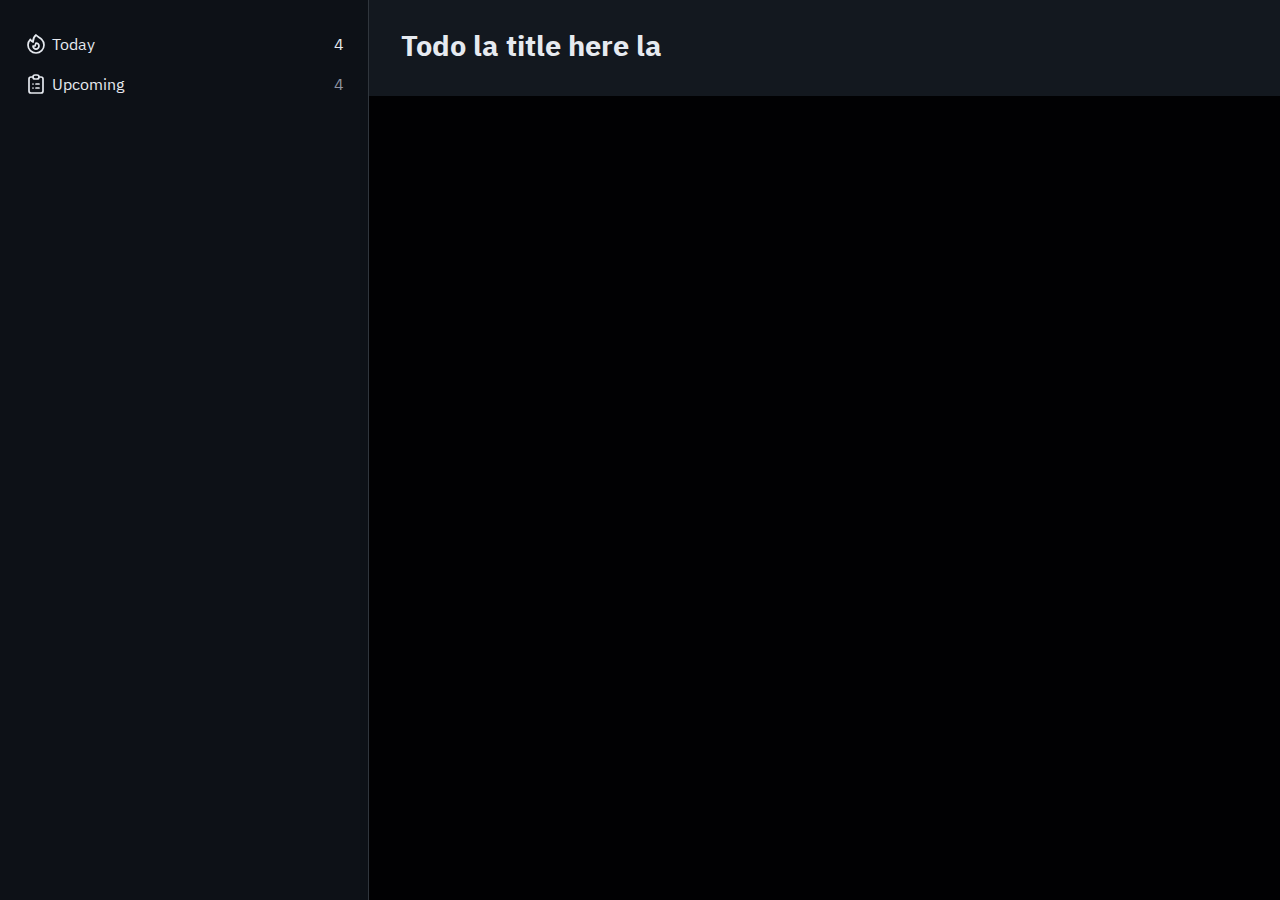
<file: index-ref.html>
<!DOCTYPE html>
<html lang="en">
<head>
  <meta charset="UTF-8">
  <meta http-equiv="X-UA-Compatible" content="IE=edge">
  <meta name="viewport" content="width=device-width, initial-scale=1.0">

  <link rel="preconnect" href="https://fonts.googleapis.com">
  <link rel="preconnect" href="https://fonts.gstatic.com" crossorigin>
  <link rel="stylesheet" type="text/css" href="/css/style.css">
  <link rel="stylesheet" type="text/css" href="/css/style-nav.css">
  <link rel="stylesheet" type="text/css" href="/css/style-main.css">

  <script src="/js/script-mcv.js" defer></script>
  <script src="/js/script.js" defer></script>

  <title>Document</title>
</head>
<body>

<!--Navbar-->
<div id="nav-bar">
  <div id="nav-container">

    <div class="nav-content fill-container">
      <div class="icon-container">
        <img src="/assets/icon-today.svg" alt="Today Icon">
        <span class="body" style="padding-top: 4px;">Today</span>
      </div>
      <span class="body" style="padding-top: 4px;">4</span>
    </div>

    <div class="nav-content fill-container">
      <div class="icon-container">
        <img src="/assets/icon-upcoming.svg" alt="Upcoming Icon">
        <span class="body" style="padding-top: 4px;">Upcoming</span>
      </div>
      <div class="body secondary-text" style="padding-top: 4px;">4</div>
    </div>

    <br/>

    <div class="nav-content" id="course-list"></div>
  </div>

  <div id="user-container"></div>
</div>

<!--Main-->
<div id="main">
  <h1 id="header">Todo la title here la</h1>
  <div class="content" id="main-content"></div>
</div>

</body>
</html>
</file>
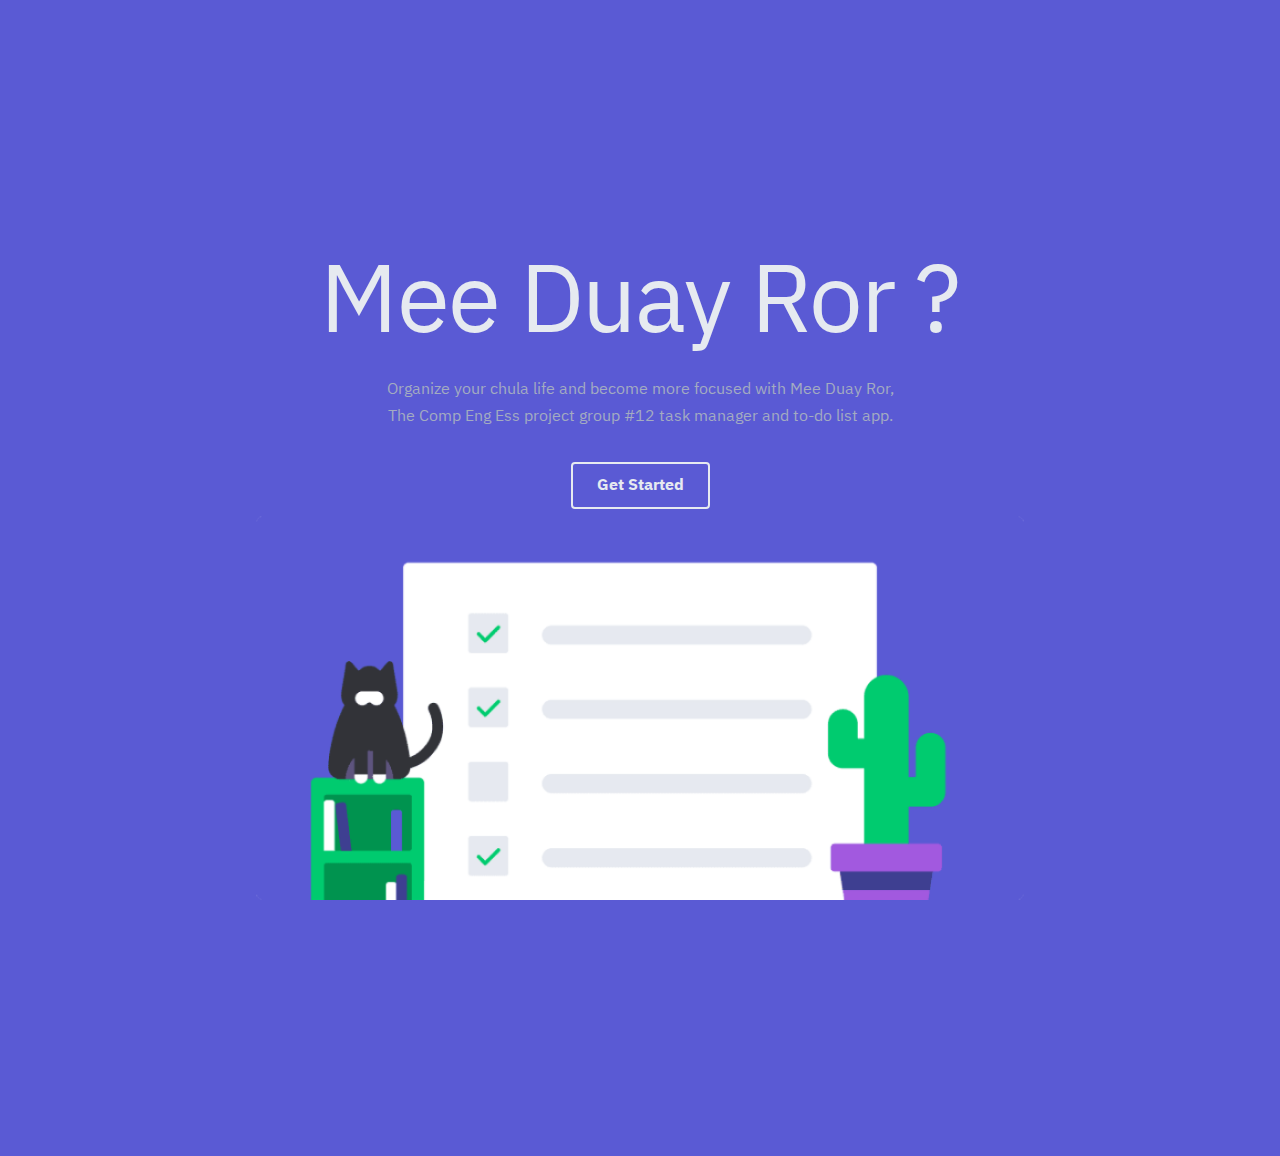
<file: landing.html>
<!DOCTYPE html>
<html lang="en">
<head>
  <meta charset="UTF-8">
  <meta http-equiv="X-UA-Compatible" content="IE=edge">
  <meta name="viewport" content="width=device-width, initial-scale=1.0">

  <link rel="preconnect" href="https://fonts.googleapis.com">
  <link rel="preconnect" href="https://fonts.gstatic.com" crossorigin>
  <link rel="stylesheet" type="text/css" href="/css/style-landing.css">

  <title>Landing Mee Duay Ror ?</title>
</head>
<body>
<div id="content">
  <h1> Mee Duay Ror ?</h1>
  <p> Organize your chula life and become more focused with Mee Duay Ror, <br/>
    The Comp Eng Ess project group #12 task manager and to-do list app. </p>
  <button> Get Started</button>
</div>
<img src="assets/landing.png" alt="">
</body>
</html>
</file>
<file: css/style.css>
@import url("https://fonts.googleapis.com/css2?family=IBM+Plex+Sans+Thai:wght@100;200;300;400;500;600;700&display=swap");

:root {
  --primary: #E6EAF0;
  --background: #010103;
  --btn-background: #0d1117;
  --navbar-background: #0d1117;
  --header-background: #13181f;
  --selected-background: #23262C;
  --font-default: 'IBM Plex Sans Thai';
}

html, body {
  overflow: hidden;
  margin: 0;
  padding: 0;
  font-family: var(--font-default), sans-serif;
  color: var(--primary);
  background: var(--background);
  height: 100%;
  max-height: 100%;
  width: 100%;
  max-width: 100%;
  font-size: 1rem;
}

h1, .h1 {
  font-size: 1.8rem;
  line-height: 4rem;
  margin: 0;
}

h2, .h2 {
  font-weight: 700;
  font-size: 1.5rem;
  line-height: 2rem;
}

button {
  align-self: start;
}

.center {
  display: flex;
  align-items: center;
  justify-content: center;
}

.fill-container {
  display: flex;
  flex-direction: row;
  align-items: center;
  justify-content: space-between;
  width: 100%;
}

a:link {
  color: var(--primary);
  text-decoration: none;
}

a:visited {
  color: var(--primary);
  text-decoration: none;
}

.button {
  font-size: 1rem;
  font-family: 'IBM Plex Sans Thai', sans-serif;
  font-weight: 500;
  width: 6rem;
  max-height: 2rem;
  align-items: center;
  padding: 0;
  background-color: var(--navbar-background);
  color: var(--primary);
  border: 2px solid var(--primary);
  border-radius: 4px;
  cursor: pointer;
}

.body {
  white-space: nowrap;
  font-size: 1rem;
  line-height: 1.5rem;
  font-weight: 400;
}

.column {
  display: flex;
  flex-direction: column;
}

.margin-y {
  margin: 0.5rem 0;
}

.space-8-px {
  width: 0.5rem;
  display: flex;
  justify-content: flex-start;
}

.margin-space {
  margin: 2rem;
}

.secondary-text {
  color: #8f94a3;
}

.icon-container {
  display: flex;
  flex-direction: row;
  align-items: center;
  gap: 4px;
}

.padding-top {
  padding-top: 4px;
}


@media screen and (max-width: 900px) {
  body {
    padding-bottom: 2rem;
  }

  h1 {
    font-size: 1.5rem;
  }

  button#menu-bar {
    display: block;
  }

  #nav-bar {
    width: calc(var(--vw, 1vw) * 100);
    height: calc(var(--vh, 1vh) * 100 - 2 * var(--pad));
  }

  .split {
    color: transparent;
  }

  .flex-wrap {
    display: flex;
    gap: 0;
  }
}
</file>
<file: css/style-nav.css>
#nav-bar {
  --pad: 0.5rem;
  display: flex;
  flex-direction: column;
  float: left;
  overflow-y: scroll;
  padding: var(--pad);
  height: calc(var(--vh, 1vh) * 100 - 2 * var(--pad));
  justify-content: space-between;
  background: var(--navbar-background);
  border-right: 1px solid #30363d;
}

#nav-bar::-webkit-scrollbar {
  display: none;
}

#nav-container {
  width: 100%;
  max-width: 100%;
  padding-top: 1rem;
}

.nav-content {
  min-height: 2.5rem;
  padding: 0 1rem;
  width: 25vw;
  cursor: pointer;
  display: flex;
  flex-direction: row;
  align-items: center;
}

.nav-content:hover, .nav-content:active {
  border-radius: 4px;
  background-color: var(--selected-background);
  z-index: -1;
}

.nav-active {
  border-radius: 4px;
  background-color: var(--selected-background);
  z-index: -1;
}

#user-container {
  padding: 1rem;
}
</file>
<file: css/style-main.css>
#main {
  margin: 0;
  display: flex;
  flex-direction: column;
}

#main-content {
  padding: 1.5rem;
}

#header {
  padding: 1rem 2rem;
  background-color: var(--header-background);
  margin-right: 0;
  position: sticky;
  display: flex;
  justify-content: space-between;
}

.assignments {
  padding: 0.5rem 0 0.5rem 1.5rem;
  display: block;
  align-self: start;
}

.flex-wrap {
  display: flex;
  flex-wrap: wrap;
}

.split {
  margin: 0 0.5rem;
}

.assignment {
  display: flex;
  flex-direction: row;
  margin: 4px 0;
  gap: 0.5rem;
}

.assignment-state {
  background-color: var(--background);
  border: none;
  margin: 0;
  padding: 0;
  cursor: pointer;
}

.assignment-title {
  max-width: 40vw;
}

.cheveron {
  transform: rotate(-90deg);
}

.active .cheveron {
  transform: rotate(0deg);
}

.content {
  display: block;
  padding: 3rem 0 0 3rem;
  overflow-y: scroll;
  overflow-x: hidden;
  scroll-behavior: smooth;
}

.content::-webkit-scrollbar {
  display: none
}

.collapsible {
  font-family: 'IBM Plex Sans Thai', sans-serif;
  background-color: var(--background);
  color: var(--primary);
  border: none;
  outline: none;
  cursor: pointer;
}

.due-near {
  color: indianred;
}

.due-upcoming {
  color: dodgerblue;
}

.due-late {
  color: sandybrown;
}

@media screen and (max-width: 900px) {
  .split {
    color: transparent;
  }

  .flex-wrap {
    display: flex;
    gap: 0;
  }
}
</file>
<file: css/style-landing.css>
@import url("https://fonts.googleapis.com/css2?family=IBM+Plex+Sans+Thai:wght@100;200;300;400;500;600;700&display=swap");

:root {
  --primary: #E6EAF0;
  --secondary: #A3ABC1;
  --background: #5A5AD4;
  --btn-background: #0d1117;
  --navbar-background: #0d1117;
  --header-background: #13181f;
  --selected-background: #23262C;
  --font-default: 'IBM Plex Sans Thai';
}

html, body {
  font-family: var(--font-default), sans-serif;
  color: var(--primary);
  background: var(--background);
  font-size: 1rem;
  display: flex;
  flex-direction: column;
  justify-content: space-between;
  padding: 10vw;
  overflow-y: hidden;
  height: 100%;
  margin: 0;
  text-align: center;
}

#content {
  display: flex;
  flex-direction: column;
  gap: 2rem;
  height: 100%;
  justify-content: center;
}

h1 {
  font-size: 6rem;
  line-height: 5rem;
  margin: 0rem;
  font-weight: 400;
  letter-spacing: -0.02em;
}

p {
  color: var(--secondary);
  margin: 0rem;
}

button {
  font-size: 1rem;
  font-family: var(--font-default), sans-serif;
  color: var(--primary);
  align-self: center;
  width: fit-content;
  padding: 0.5rem 1.5rem;
  background-color: var(--background);
  border: 2px solid var(--primary);
  border-radius: 4px;
  font-weight: 700;
}

img {
  margin: 0;
}

@media screen and (max-width: 900px) {
  html, body {
    padding: 2vw;
  }

  h1 {
    font-size: 4rem;
    line-height: 4rem;
  }
}

@media screen and (max-width: 600px) {
  html, body {
    padding: 4vw;
  }

  h1 {
    font-size: 3rem;
    line-height: 3rem;
  }
}
</file>
